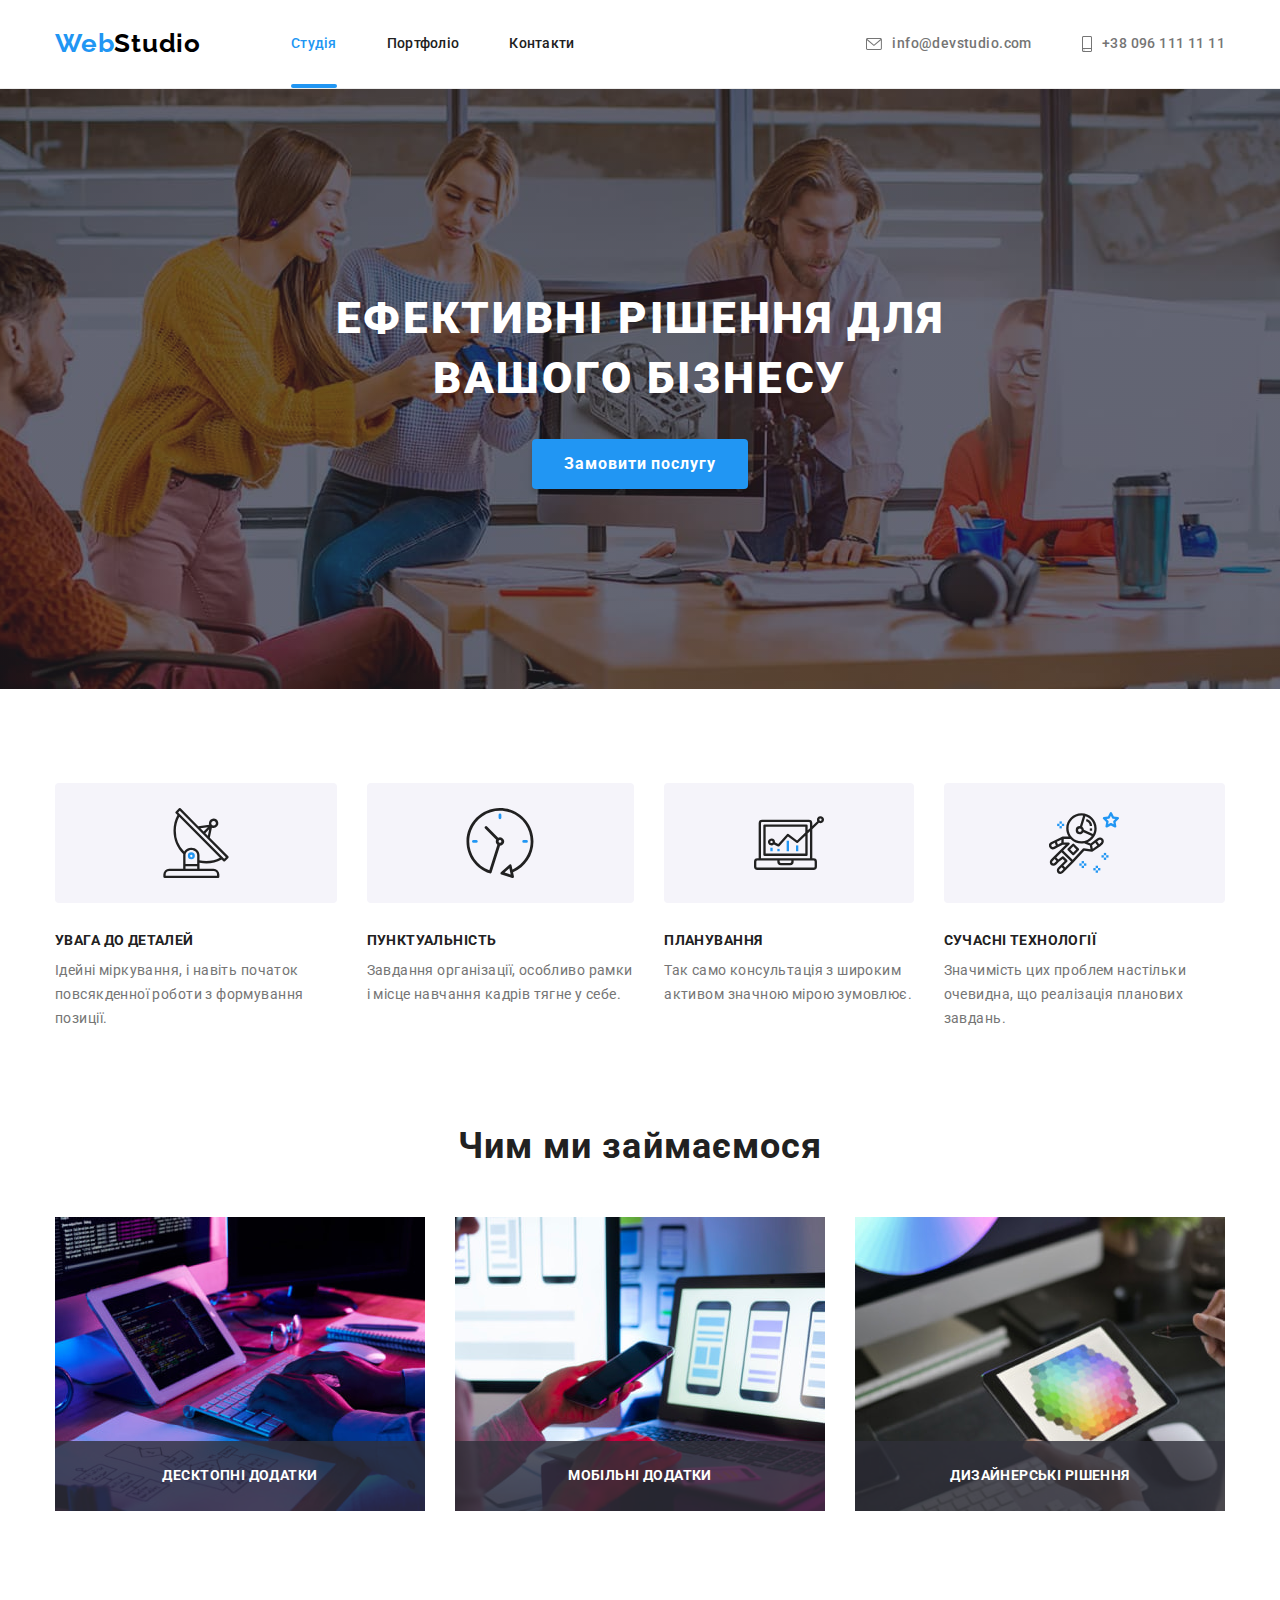
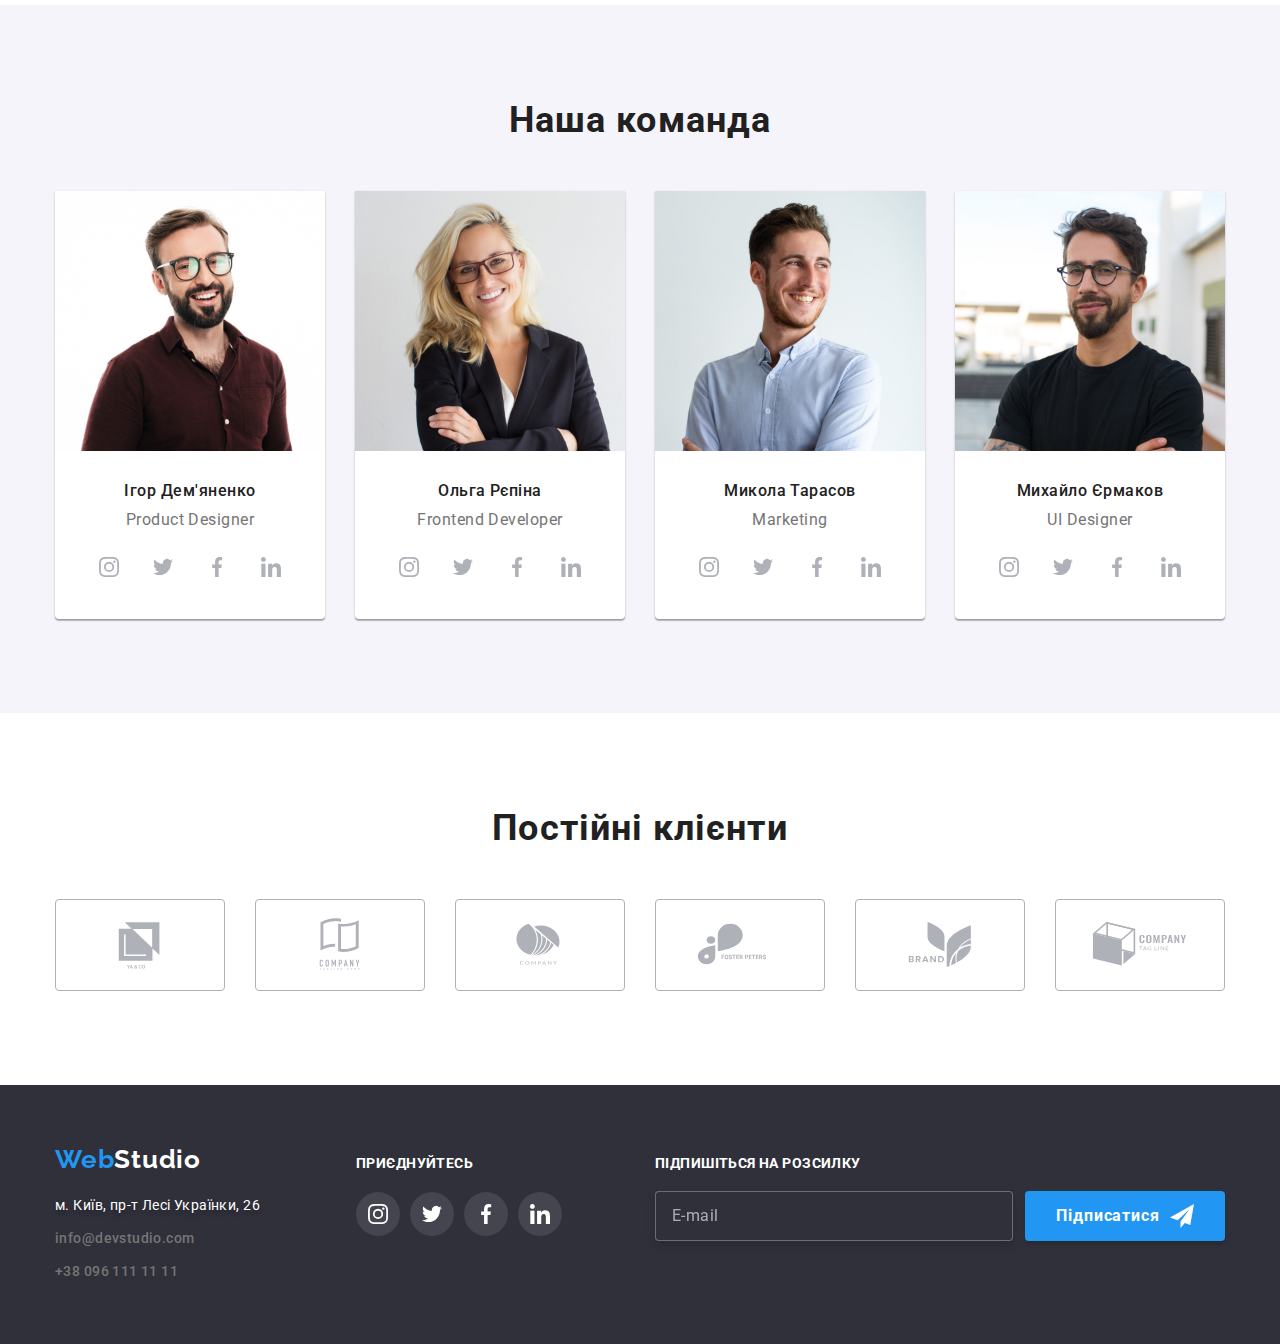
<file: index.html>
<!DOCTYPE html>
<html lang="uk">
  <head>
    <meta charset="UTF-8" />
    <meta http-equiv="X-UA-Compatible" content="IE=edge" />
    <meta name="viewport" content="width=device-width, initial-scale=1.0" />
    <link rel="preconnect" href="https://fonts.googleapis.com" />
    <link rel="preconnect" href="https://fonts.gstatic.com" crossorigin />
    <link
      href="https://fonts.googleapis.com/css2?family=Raleway:wght@700&family=Roboto:wght@400;500;700;900&display=swap"
      rel="stylesheet"
    />
    <link
      rel="stylesheet"
      href="https://cdnjs.cloudflare.com/ajax/libs/modern-normalize/1.1.0/modern-normalize.min.css"
    />
    <link rel="stylesheet" href="./css/styles.css" />
    <title>Студія</title>
  </head>

  <body>
    <header class="header">
      <div class="container">
        <a href="./index.html" lang="en" class="logo-header">
          <span class="logo-start">Web</span><span class="logo-top">Studio</span>
        </a>
        <nav>
          <ul class="list">
            <li class="list-nav-item">
              <a href="./index.html" class="link-nav active">Студія</a>
            </li>
            <li class="list-nav-item">
              <a href="./portfolio.html" class="link-nav">Портфоліо</a>
            </li>
            <li class="list-nav-item">
              <a href="#contact" class="link-nav">Контакти</a>
            </li>
          </ul>
        </nav>
        <ul class="list contact">
          <li class="list-contact-item">
            <a href="mailto:info@devstudio.com" class="link-contact-header">
              <svg class="envelope">
                <use href="./images/icons.svg#envelope"></use>
              </svg>
              info@devstudio.com</a
            >
          </li>
          <li class="list-contact-item">
            <a href="tel:+380961111111" class="link-contact-header">
              <svg class="smartphone">
                <use href="./images/icons.svg#smartphone"></use>
              </svg>
              +38 096 111 11 11</a
            >
          </li>
        </ul>
      </div>
    </header>
    <main>
      <section class="hero">
        <div class="container">
          <h1 class="index-hero">
            Ефективні рішення для<br />
            вашого бізнесу
          </h1>
          <button type="button" class="button-hero" data-modal-open>Замовити послугу</button>
        </div>
      </section>
      <section class="section">
        <div class="container">
          <h2 class="visually-hidden">Особливості</h2>
          <ul class="list">
            <li class="list-specifity-item">
              <div class="specifity-icon-bg">
                <svg class="specifity-icon">
                  <use href="./images/icons.svg#antenna"></use>
                </svg>
              </div>
              <h3 class="about-heading-specifity">УВАГА ДО ДЕТАЛЕЙ</h3>
              <p class="about-text">
                Ідейні міркування, і навіть початок повсякденної роботи з формування позиції.
              </p>
            </li>
            <li class="list-specifity-item">
              <div class="specifity-icon-bg">
                <svg class="specifity-icon">
                  <use href="./images/icons.svg#clock"></use>
                </svg>
              </div>
              <h3 class="about-heading-specifity">ПУНКТУАЛЬНІСТЬ</h3>
              <p class="about-text">
                Завдання організації, особливо рамки і місце навчання кадрів тягне у себе.
              </p>
            </li>
            <li class="list-specifity-item">
              <div class="specifity-icon-bg">
                <svg class="specifity-icon">
                  <use href="./images/icons.svg#diagram"></use>
                </svg>
              </div>
              <h3 class="about-heading-specifity">ПЛАНУВАННЯ</h3>
              <p class="about-text">
                Так само консультація з широким активом значною мірою зумовлює.
              </p>
            </li>
            <li class="list-specifity-item">
              <div class="specifity-icon-bg">
                <svg class="specifity-icon">
                  <use href="./images/icons.svg#astronaut"></use>
                </svg>
              </div>
              <h3 class="about-heading-specifity">СУЧАСНІ ТЕХНОЛОГІЇ</h3>
              <p class="about-text">
                Значимість цих проблем настільки очевидна, що реалізація планових завдань.
              </p>
            </li>
          </ul>
        </div>
      </section>
      <section class="section about">
        <div class="container">
          <h2 class="heading">Чим ми займаємося</h2>
          <ul class="list">
            <li class="list-about-item">
              <img
                src="./images/img-work1.jpg"
                alt="Програміст працює над кодом"
                width="370"
                height="294"
              />
              <div class="about-overlay">
                <p>десктопні додатки</p>
              </div>
            </li>
            <li class="list-about-item">
              <img
                src="./images/img-work2.jpg"
                alt="Верстальщик працює над веб-макетом"
                width="370"
                height="294"
              />
              <div class="about-overlay">
                <p>Мобільні додатки</p>
              </div>
            </li>
            <li class="list-about-item">
              <img
                src="./images/img-work3.jpg"
                alt="Дизайнер працює з палітрою кольорів"
                width="370"
                height="294"
              />
              <div class="about-overlay">
                <p>Дизайнерські рішення</p>
              </div>
            </li>
          </ul>
        </div>
      </section>
      <section class="section team">
        <div class="container">
          <h2 class="heading">Наша команда</h2>
          <ul class="list">
            <li class="list-team-item">
              <img
                src="./images/img-teammember1.jpg"
                alt="Член команди Ігор Дем'яненко - Product Designer"
                width="270"
                height="260"
              />
              <div class="team-card">
                <h3 class="team-heading-member">Ігор Дем'яненко</h3>
                <p lang="en" class="team-text">Product Designer</p>
                <ul class="social-list">
                  <li class="social-links">
                    <a class="social-link" href="">
                      <svg class="social-icon">
                        <use href="./images/icons.svg#instagram"></use>
                      </svg>
                    </a>
                  </li>
                  <li class="social-links">
                    <a class="social-link" href="">
                      <svg class="social-icon">
                        <use href="./images/icons.svg#twitter"></use>
                      </svg>
                    </a>
                  </li>
                  <li class="social-links">
                    <a class="social-link" href="">
                      <svg class="social-icon">
                        <use href="./images/icons.svg#facebook"></use>
                      </svg>
                    </a>
                  </li>
                  <li class="social-links">
                    <a class="social-link" href="">
                      <svg class="social-icon">
                        <use href="./images/icons.svg#linkedin"></use>
                      </svg>
                    </a>
                  </li>
                </ul>
              </div>
            </li>
            <li class="list-team-item">
              <img
                src="./images/img-teammember2.jpg"
                alt="Член команди Ольга Рєпіна - Frontend Developer"
                width="270"
                height="260"
              />
              <div class="team-card">
                <h3 class="team-heading-member">Ольга Рєпіна</h3>
                <p lang="en" class="team-text">Frontend Developer</p>
                <ul class="social-list">
                  <li class="social-links">
                    <a class="social-link" href="">
                      <svg class="social-icon">
                        <use href="./images/icons.svg#instagram"></use>
                      </svg>
                    </a>
                  </li>
                  <li class="social-links">
                    <a class="social-link" href="">
                      <svg class="social-icon">
                        <use href="./images/icons.svg#twitter"></use>
                      </svg>
                    </a>
                  </li>
                  <li class="social-links">
                    <a class="social-link" href="">
                      <svg class="social-icon">
                        <use href="./images/icons.svg#facebook"></use>
                      </svg>
                    </a>
                  </li>
                  <li class="social-links">
                    <a class="social-link" href="">
                      <svg class="social-icon">
                        <use href="./images/icons.svg#linkedin"></use>
                      </svg>
                    </a>
                  </li>
                </ul>
              </div>
            </li>
            <li class="list-team-item">
              <img
                src="./images/img-teammember3.jpg"
                alt="Член команди Микола Тарасов - Marketing"
                width="270"
                height="260"
              />
              <div class="team-card">
                <h3 class="team-heading-member">Микола Тарасов</h3>
                <p lang="en" class="team-text">Marketing</p>
                <ul class="social-list">
                  <li class="social-links">
                    <a class="social-link" href="">
                      <svg class="social-icon">
                        <use href="./images/icons.svg#instagram"></use>
                      </svg>
                    </a>
                  </li>
                  <li class="social-links">
                    <a class="social-link" href="">
                      <svg class="social-icon">
                        <use href="./images/icons.svg#twitter"></use>
                      </svg>
                    </a>
                  </li>
                  <li class="social-links">
                    <a class="social-link" href="">
                      <svg class="social-icon">
                        <use href="./images/icons.svg#facebook"></use>
                      </svg>
                    </a>
                  </li>
                  <li class="social-links">
                    <a class="social-link" href="">
                      <svg class="social-icon">
                        <use href="./images/icons.svg#linkedin"></use>
                      </svg>
                    </a>
                  </li>
                </ul>
              </div>
            </li>
            <li class="list-team-item">
              <img
                src="./images/img-teammember4.jpg"
                alt="Член команди Михайло Єрмаков - UI Designer"
                width="270"
                height="260"
              />
              <div class="team-card">
                <h3 class="team-heading-member">Михайло Єрмаков</h3>
                <p lang="en" class="team-text">UI Designer</p>
                <ul class="social-list">
                  <li class="social-links">
                    <a class="social-link" href="">
                      <svg class="social-icon">
                        <use href="./images/icons.svg#instagram"></use>
                      </svg>
                    </a>
                  </li>
                  <li class="social-links">
                    <a class="social-link" href="">
                      <svg class="social-icon">
                        <use href="./images/icons.svg#twitter"></use>
                      </svg>
                    </a>
                  </li>
                  <li class="social-links">
                    <a class="social-link" href="">
                      <svg class="social-icon">
                        <use href="./images/icons.svg#facebook"></use>
                      </svg>
                    </a>
                  </li>
                  <li class="social-links">
                    <a class="social-link" href="">
                      <svg class="social-icon">
                        <use href="./images/icons.svg#linkedin"></use>
                      </svg>
                    </a>
                  </li>
                </ul>
              </div>
            </li>
          </ul>
        </div>
      </section>
      <section class="section">
        <div class="container">
          <h2 class="heading">Постійні клієнти</h2>

          <ul class="clients-list">
            <li class="clients-list-item">
              <a class="clients-link" href="">
                <svg class="clients-logo">
                  <use href="./images/icons.svg#client1"></use>
                </svg>
              </a>
            </li>
            <li class="clients-list-item">
              <a class="clients-link" href="">
                <svg class="clients-logo">
                  <use href="./images/icons.svg#client2"></use>
                </svg>
              </a>
            </li>
            <li class="clients-list-item">
              <a class="clients-link" href="">
                <svg class="clients-logo">
                  <use href="./images/icons.svg#client3"></use>
                </svg>
              </a>
            </li>
            <li class="clients-list-item">
              <a class="clients-link" href="">
                <svg class="clients-logo">
                  <use href="./images/icons.svg#client4"></use>
                </svg>
              </a>
            </li>
            <li class="clients-list-item">
              <a class="clients-link" href="">
                <svg class="clients-logo">
                  <use href="./images/icons.svg#client5"></use>
                </svg>
              </a>
            </li>
            <li class="clients-list-item">
              <a class="clients-link" href="">
                <svg class="clients-logo">
                  <use href="./images/icons.svg#client6"></use>
                </svg>
              </a>
            </li>
          </ul>
        </div>
      </section>
    </main>
    <footer class="footer" id="contact">
      <div class="container footer-flex">
        <div class="footer-contact">
          <a href="./index.html" lang="en" class="logo-footer">
            <span class="logo-start">Web</span><span class="logo-bottom">Studio</span>
          </a>
          <address class="footer-address">
            <ul class="list-footer">
              <li class="list-item-footer">
                <a href="https://goo.gl/maps/6sADgCMxTC2w9MVP9" class="link-map"
                  >м. Київ, пр-т Лесі Українки, 26</a
                >
              </li>
              <li class="list-item-footer">
                <a href="mailto:info@devstudio.com" class="link-contact-footer"
                  >info@devstudio.com</a
                >
              </li>
              <li class="list-item-footer">
                <a href="tel:+380961111111" class="link-contact-footer">+38 096 111 11 11</a>
              </li>
            </ul>
          </address>
        </div>
        <div class="footer-socials">
          <h3 class="footer-title">приєднуйтесь</h3>
          <ul class="social-list">
            <li class="social-links">
              <a class="footer-social-link" href="">
                <svg class="social-icon">
                  <use href="./images/icons.svg#instagram"></use>
                </svg>
              </a>
            </li>
            <li class="social-links">
              <a class="footer-social-link" href="">
                <svg class="social-icon">
                  <use href="./images/icons.svg#twitter"></use>
                </svg>
              </a>
            </li>
            <li class="social-links">
              <a class="footer-social-link" href="">
                <svg class="social-icon">
                  <use href="./images/icons.svg#facebook"></use>
                </svg>
              </a>
            </li>
            <li class="social-links">
              <a class="footer-social-link" href="">
                <svg class="social-icon">
                  <use href="./images/icons.svg#linkedin"></use>
                </svg>
              </a>
            </li>
          </ul>
        </div>
        <div class="footer-form">
          <strong class="footer-form-text"> Підпишіться на розсилку</strong>
          <form class="footer-form-sub">
            <label for="subscription">
              <input
                type="email"
                name="subscription"
                id="subscription"
                placeholder="E-mail"
                class="footer-form-input"
              />
            </label>
            <button type="submit" class="footer-form-button">
              Підписатися
              <svg class="footer-form-icon">
                <use href="./images/icons.svg#send"></use>
              </svg>
            </button>
          </form>
        </div>
      </div>
    </footer>

    <div class="backdrop is-hidden" data-modal>
      <div class="modal">
        <form class="form">
          <strong class="form-heading">Залиште свої дані, ми вам передзвонимо</strong>
          <div class="form-field">
            <label for="name" class="form-label"> Ім'я </label>
            <input
              type="text"
              id="name"
              name="name"
              class="form-input"
              minlength="3"
              maxlength="100"
              required
            />
            <svg class="form-icon">
              <use href="./images/icons.svg#person"></use>
            </svg>
          </div>

          <div class="form-field">
            <label for="tel" class="form-label"> Телефон </label>
            <input
              type="tel"
              id="tel"
              name="tel"
              class="form-input"
              minlength="10"
              maxlength="13"
              required
            />
            <svg class="form-icon">
              <use href="./images/icons.svg#phone"></use>
            </svg>
          </div>

          <div class="form-field">
            <label for="email" class="form-label"> Пошта </label>
            <input
              type="email"
              id="email"
              name="email"
              class="form-input"
              minlength="5"
              maxlength="100"
              required
            />
            <svg class="form-icon">
              <use href="./images/icons.svg#email"></use>
            </svg>
          </div>
          <div class="form-field text">
            <label for="comment" class="form-label-comment"> Коментар </label>
            <textarea
              name="comment"
              id="comment"
              rows="6"
              placeholder="Введіть текст"
              class="form-item-comment"
            ></textarea>
          </div>

          <div class="form-checkbox">
            <label for="agreement" class="form-agreement">
              <input type="checkbox" id="agreement" name="agreement" class="form-agreement-item" />
              <svg class="form-icon-check">
                <use href="./images/icons.svg#check"></use>
              </svg>
              <svg class="form-icon-uncheck">
                <use href="./images/icons.svg#uncheck"></use>
              </svg>
              Погоджуюся з розсилкою та приймаю &nbsp;
              <a href="" class="form-agreement-link"> Умови договору</a></label
            >
          </div>

          <div class="form-button">
            <button type="submit" class="form-button-agreement">Відправити</button>
          </div>
        </form>

        <button type="button" class="button-modal" data-modal-close>
          <svg class="close">
            <use href="./images/icons.svg#close"></use>
          </svg>
        </button>
      </div>
    </div>

    <script src="./modal.js"></script>
  </body>
</html>
</file>
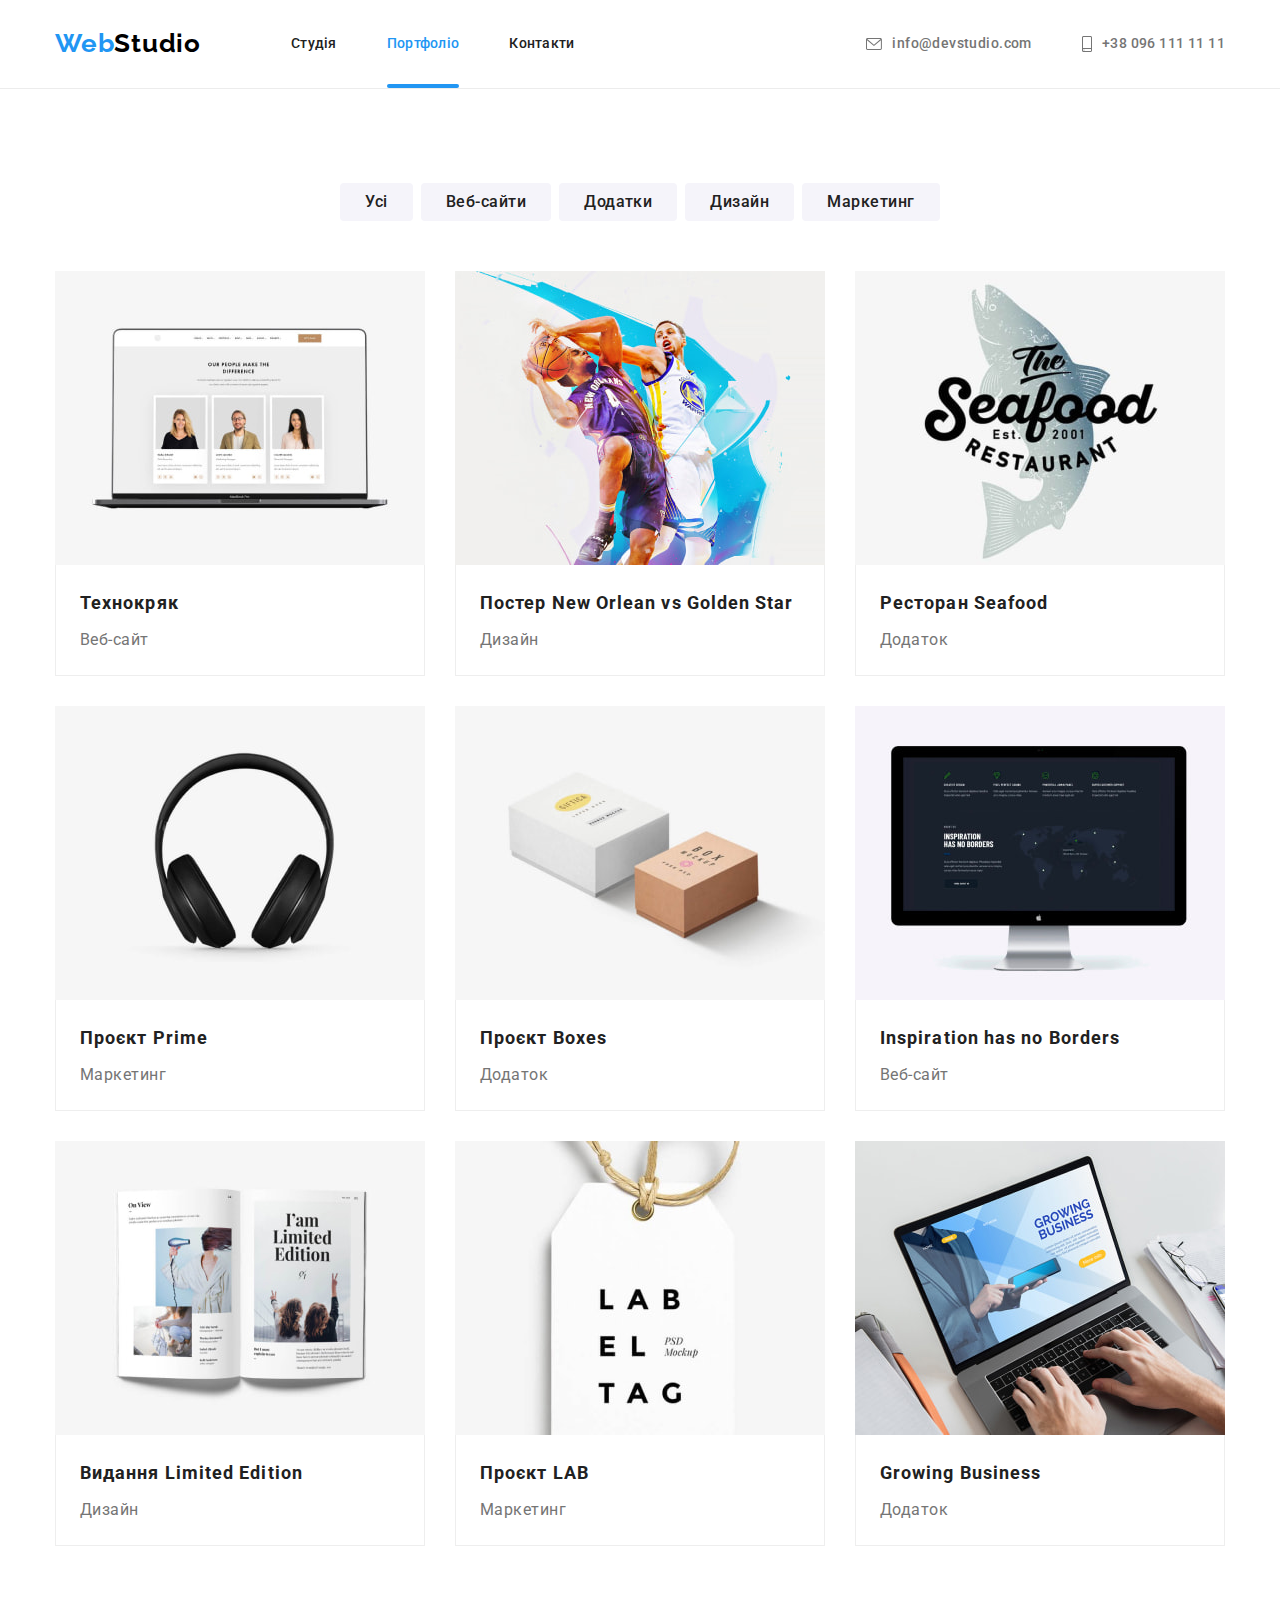
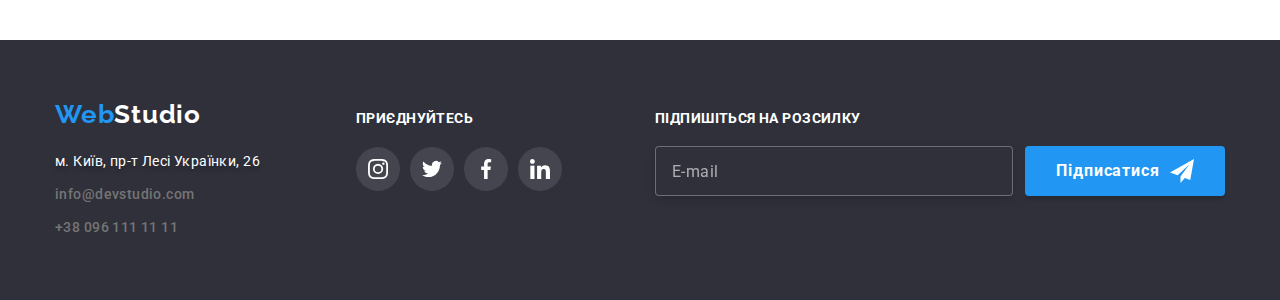
<file: portfolio.html>
<!DOCTYPE html>
<html lang="uk">
  <head>
    <meta charset="UTF-8" />
    <meta http-equiv="X-UA-Compatible" content="IE=edge" />
    <meta name="viewport" content="width=device-width, initial-scale=1.0" />
    <link rel="preconnect" href="https://fonts.googleapis.com" />
    <link rel="preconnect" href="https://fonts.gstatic.com" crossorigin />
    <link
      href="https://fonts.googleapis.com/css2?family=Raleway:wght@700&family=Roboto:wght@400;500;700;900&display=swap"
      rel="stylesheet"
    />
    <link
      href="https://fonts.googleapis.com/css2?family=Raleway:wght@700&family=Roboto:wght@400;500;700;900&display=swap"
      rel="stylesheet"
    />
    <link
      rel="stylesheet"
      href="https://cdnjs.cloudflare.com/ajax/libs/modern-normalize/1.1.0/modern-normalize.min.css"
    />
    <link rel="stylesheet" href="./css/styles.css" />
    <title>Портфоліо</title>
  </head>

  <body>
    <header class="header">
      <div class="container">
        <a href="./index.html" lang="en" class="logo-header">
          <span class="logo-start">Web</span><span class="logo-top">Studio</span>
        </a>
        <nav>
          <ul class="list">
            <li class="list-nav-item">
              <a href="./index.html" class="link-nav">Студія</a>
            </li>
            <li class="list-nav-item">
              <a href="./portfolio.html" class="link-nav active">Портфоліо</a>
            </li>
            <li class="list-nav-item">
              <a href="#contact" class="link-nav">Контакти</a>
            </li>
          </ul>
        </nav>
        <ul class="list contact">
          <li class="list-contact-item">
            <a href="mailto:info@devstudio.com" class="link-contact-header">
              <svg class="envelope">
                <use href="./images/icons.svg#envelope"></use>
              </svg>
              info@devstudio.com</a
            >
          </li>
          <li class="list-contact-item">
            <a href="tel:+380961111111" class="link-contact-header">
              <svg class="smartphone">
                <use href="./images/icons.svg#smartphone"></use>
              </svg>
              +38 096 111 11 11</a
            >
          </li>
        </ul>
      </div>
    </header>

    <main>
      <section class="section portfolio">
        <div class="container">
          <h1 class="visually-hidden">Приклади робіт</h1>
          <ul class="list button">
            <li class="list-button-item">
              <button type="button" class="button-filter">Усі</button>
            </li>
            <li class="list-button-item">
              <button type="button" class="button-filter">Веб-сайти</button>
            </li>
            <li class="list-button-item">
              <button type="button" class="button-filter">Додатки</button>
            </li>
            <li class="list-button-item">
              <button type="button" class="button-filter">Дизайн</button>
            </li>
            <li class="list-button-item">
              <button type="button" class="button-filter">Маркетинг</button>
            </li>
          </ul>
          <ul class="list samples">
            <li class="list-portfolio-item">
              <a href="" class="link-portfolio-item">
                <div class="link-shadow">
                  <div class="link-portfolio-box">
                    <img
                      src="./images/work-sample-1.jpg"
                      alt="Технокряк"
                      width="370"
                      height="294"
                    />
                    <div class="portfolio-item-description">
                      <p>
                        Ресурс пропонує комплексні пропозиції з різним рівнем функціоналу та
                        сервісів. Все це дозволить відвідувачу отримати вичерпні відомості про
                        компанію чи приватну особу.
                      </p>
                    </div>
                  </div>
                  <div class="portfolio-card">
                    <h2 class="portfolio-heading">Технокряк</h2>
                    <p class="portfolio-text">Веб-сайт</p>
                  </div>
                </div>
              </a>
            </li>
            <li class="list-portfolio-item">
              <a href="" class="link-portfolio-item">
                <div class="link-shadow">
                  <div class="link-portfolio-box">
                    <img
                      src="./images/work-sample-2.jpg"
                      alt="Постер New Orlean vs Golden Star"
                      width="370"
                      height="294"
                    />
                    <div class="portfolio-item-description">
                      <p>
                        Ресурс пропонує комплексні пропозиції з різним рівнем функціоналу та
                        сервісів. Все це дозволить відвідувачу отримати вичерпні відомості про
                        компанію чи приватну особу.
                      </p>
                    </div>
                  </div>
                  <div class="portfolio-card">
                    <h2 class="portfolio-heading">Постер New Orlean vs Golden Star</h2>
                    <p class="portfolio-text">Дизайн</p>
                  </div>
                </div>
              </a>
            </li>
            <li class="list-portfolio-item">
              <a href="" class="link-portfolio-item">
                <div class="link-shadow">
                  <div class="link-portfolio-box">
                    <img
                      src="./images/work-sample-3.jpg"
                      alt="Ресторан Seafood"
                      width="370"
                      height="294"
                    />
                    <div class="portfolio-item-description">
                      <p>
                        Ресурс пропонує комплексні пропозиції з різним рівнем функціоналу та
                        сервісів. Все це дозволить відвідувачу отримати вичерпні відомості про
                        компанію чи приватну особу.
                      </p>
                    </div>
                  </div>
                  <div class="portfolio-card">
                    <h2 class="portfolio-heading">Ресторан Seafood</h2>
                    <p class="portfolio-text">Додаток</p>
                  </div>
                </div>
              </a>
            </li>
            <li class="list-portfolio-item">
              <a href="" class="link-portfolio-item">
                <div class="link-shadow">
                  <div class="link-portfolio-box">
                    <img
                      src="./images/work-sample-4.jpg"
                      alt="Проєкт Prime"
                      width="370"
                      height="294"
                    />
                    <div class="portfolio-item-description">
                      <p>
                        Ресурс пропонує комплексні пропозиції з різним рівнем функціоналу та
                        сервісів. Все це дозволить відвідувачу отримати вичерпні відомості про
                        компанію чи приватну особу.
                      </p>
                    </div>
                  </div>
                  <div class="portfolio-card">
                    <h2 class="portfolio-heading">Проєкт Prime</h2>
                    <p class="portfolio-text">Маркетинг</p>
                  </div>
                </div>
              </a>
            </li>

            <li class="list-portfolio-item">
              <a href="" class="link-portfolio-item">
                <div class="link-shadow">
                  <div class="link-portfolio-box">
                    <img
                      src="./images/work-sample-5.jpg"
                      alt="Проєкт Boxes"
                      width="370"
                      height="294"
                    />
                    <div class="portfolio-item-description">
                      <p>
                        Ресурс пропонує комплексні пропозиції з різним рівнем функціоналу та
                        сервісів. Все це дозволить відвідувачу отримати вичерпні відомості про
                        компанію чи приватну особу.
                      </p>
                    </div>
                  </div>
                  <div class="portfolio-card">
                    <h2 class="portfolio-heading">Проєкт Boxes</h2>
                    <p class="portfolio-text">Додаток</p>
                  </div>
                </div>
              </a>
            </li>

            <li class="list-portfolio-item">
              <a href="" class="link-portfolio-item">
                <div class="link-shadow">
                  <div class="link-portfolio-box">
                    <img
                      src="./images/work-sample-6.jpg"
                      alt="Inspiration has no Borders"
                      width="370"
                      height="294"
                    />
                    <div class="portfolio-item-description">
                      <p>
                        Ресурс пропонує комплексні пропозиції з різним рівнем функціоналу та
                        сервісів. Все це дозволить відвідувачу отримати вичерпні відомості про
                        компанію чи приватну особу.
                      </p>
                    </div>
                  </div>
                  <div class="portfolio-card">
                    <h2 class="portfolio-heading">Inspiration has no Borders</h2>
                    <p class="portfolio-text">Веб-сайт</p>
                  </div>
                </div>
              </a>
            </li>

            <li class="list-portfolio-item">
              <a href="" class="link-portfolio-item">
                <div class="link-shadow">
                  <div class="link-portfolio-box">
                    <img
                      src="./images/work-sample-7.jpg"
                      alt="Видання Limited Edition"
                      width="370"
                      height="294"
                    />
                    <div class="portfolio-item-description">
                      <p>
                        Ресурс пропонує комплексні пропозиції з різним рівнем функціоналу та
                        сервісів. Все це дозволить відвідувачу отримати вичерпні відомості про
                        компанію чи приватну особу.
                      </p>
                    </div>
                  </div>
                  <div class="portfolio-card">
                    <h2 class="portfolio-heading">Видання Limited Edition</h2>
                    <p class="portfolio-text">Дизайн</p>
                  </div>
                </div>
              </a>
            </li>

            <li class="list-portfolio-item">
              <a href="" class="link-portfolio-item">
                <div class="link-shadow">
                  <div class="link-portfolio-box">
                    <img
                      src="./images/work-sample-8.jpg"
                      alt="Проєкт LAB"
                      width="370"
                      height="294"
                    />
                    <div class="portfolio-item-description">
                      <p>
                        Ресурс пропонує комплексні пропозиції з різним рівнем функціоналу та
                        сервісів. Все це дозволить відвідувачу отримати вичерпні відомості про
                        компанію чи приватну особу.
                      </p>
                    </div>
                  </div>
                  <div class="portfolio-card">
                    <h2 class="portfolio-heading">Проєкт LAB</h2>
                    <p class="portfolio-text">Маркетинг</p>
                  </div>
                </div>
              </a>
            </li>

            <li class="list-portfolio-item">
              <a href="" class="link-portfolio-item">
                <div class="link-shadow">
                  <div class="link-portfolio-box">
                    <img
                      src="./images/work-sample-9.jpg"
                      alt="Growing Business"
                      width="370"
                      height="294"
                    />
                    <div class="portfolio-item-description">
                      <p>
                        Ресурс пропонує комплексні пропозиції з різним рівнем функціоналу та
                        сервісів. Все це дозволить відвідувачу отримати вичерпні відомості про
                        компанію чи приватну особу.
                      </p>
                    </div>
                  </div>
                  <div class="portfolio-card">
                    <h2 class="portfolio-heading">Growing Business</h2>
                    <p class="portfolio-text">Додаток</p>
                  </div>
                </div>
              </a>
            </li>
          </ul>
        </div>
      </section>
    </main>

    <footer class="footer" id="contact">
      <div class="container footer-flex">
        <div class="footer-contact">
          <a href="./index.html" lang="en" class="logo-footer">
            <span class="logo-start">Web</span><span class="logo-bottom">Studio</span>
          </a>
          <address class="footer-address">
            <ul class="list-footer">
              <li class="list-item-footer">
                <a href="https://goo.gl/maps/6sADgCMxTC2w9MVP9" class="link-map"
                  >м. Київ, пр-т Лесі Українки, 26</a
                >
              </li>
              <li class="list-item-footer">
                <a href="mailto:info@devstudio.com" class="link-contact-footer"
                  >info@devstudio.com</a
                >
              </li>
              <li class="list-item-footer">
                <a href="tel:+380961111111" class="link-contact-footer">+38 096 111 11 11</a>
              </li>
            </ul>
          </address>
        </div>
        <div class="footer-socials">
          <h3 class="footer-title">приєднуйтесь</h3>
          <ul class="social-list">
            <li class="social-links">
              <a class="footer-social-link" href="">
                <svg class="social-icon">
                  <use href="./images/icons.svg#instagram"></use>
                </svg>
              </a>
            </li>
            <li class="social-links">
              <a class="footer-social-link" href="">
                <svg class="social-icon">
                  <use href="./images/icons.svg#twitter"></use>
                </svg>
              </a>
            </li>
            <li class="social-links">
              <a class="footer-social-link" href="">
                <svg class="social-icon">
                  <use href="./images/icons.svg#facebook"></use>
                </svg>
              </a>
            </li>
            <li class="social-links">
              <a class="footer-social-link" href="">
                <svg class="social-icon">
                  <use href="./images/icons.svg#linkedin"></use>
                </svg>
              </a>
            </li>
          </ul>
        </div>
        <div class="footer-form">
          <strong class="footer-form-text"> Підпишіться на розсилку</strong>
          <form class="footer-form-sub">
            <label for="subscription">
              <input
                type="email"
                name="subscription"
                id="subscription"
                placeholder="E-mail"
                class="footer-form-input"
              />
            </label>
            <button type="submit" class="footer-form-button">
              Підписатися
              <svg class="footer-form-icon">
                <use href="./images/icons.svg#send"></use>
              </svg>
            </button>
          </form>
        </div>
      </div>
    </footer>
  </body>
</html>
</file>
<file: css/styles.css>
:root {
  --brand-color: #2196f3;
  --bg-main-color: #ffffff;
  --bg-add-color: #2f303a;
  --color-hd: #212121;
  --color-add-txt: #757575;
  --color-add-hd: #ffffff;
  --color-team: #f5f4fa;
  --color-icon: rgba(255, 255, 255, 0.1);
  --color-icon-logo: #afb1b8;
  --color-pf-border: #eeeeee;
  --btn-color: #188ce8;
  --timing-function: cubic-bezier(0.4, 0, 0.2, 1);
}

body {
  font-family: 'Roboto', 'Raleway', sans-serif;
  color: var(--color-hd);
}

img {
  display: block;
  max-width: 100%;
  height: auto;
}

h1,
h2,
h3,
h4,
h5,
h6,
p {
  margin: 0;
}

ul,
ol {
  list-style: none;
  padding: 0;
  margin: 0;
}

.container {
  width: 1200px;
  margin: 0 auto;
  padding: 0 15px;
}

.section {
  padding-top: 94px;
  padding-bottom: 94px;
}

.link-nav {
  position: relative;

  font-weight: 500;
  font-size: 14px;
  line-height: 1.14;
  letter-spacing: 0.02em;
  text-decoration: none;
  color: var(--color-hd);

  display: block;
  padding: 32px 0;

  transition: color 250ms var(--timing-function);
}

.link-nav:hover,
.link-nav:focus,
.link-nav.active {
  color: var(--brand-color);
}

.link-nav::after {
  content: '';
  display: block;
  position: absolute;

  height: 4px;
  width: 100%;
  top: 80px;

  border-bottom: 4px var(--brand-color);
  border-radius: 2px;

  transition: background-color 250ms var(--timing-function);
}

.link-nav:hover::after,
.link-nav:focus::after,
.link-nav.active::after {
  background-color: var(--brand-color);
}

.list-nav-item:not(:last-child) {
  margin-right: 50px;
}

.list-contact-item:last-child {
  margin-left: 50px;
}

.list.contact {
  margin-left: auto;
}

.button-filter {
  cursor: pointer;

  font-weight: 500;
  font-size: 16px;
  line-height: 1.62;
  text-align: center;
  letter-spacing: 0.03em;

  color: var(--color-hd);
  background-color: var(--color-team);

  border: none;
  border-radius: 4px;

  padding: 6px 25px;

  transition: background-color 250ms var(--timing-function), color 250ms var(--timing-function),
    box-shadow 250ms var(--timing-function);
}

.button-filter:hover,
.button-filter:focus {
  background-color: var(--brand-color);
  color: var(--color-add-hd);
  box-shadow: 0px 3px 1px rgba(0, 0, 0, 0.1), 0px 1px 2px rgba(0, 0, 0, 0.08),
    0px 2px 2px rgba(0, 0, 0, 0.12);
}

.button-filter:active {
  color: var(--bg-main-color);
}

.link-contact-footer,
.link-contact-header {
  display: flex;
  align-items: center;

  color: var(--color-add-txt);
  fill: var(--color-add-txt);

  font-weight: 500;
  font-size: 14px;
  line-height: 1.71;
  letter-spacing: 0.03em;

  text-decoration: none;

  transition: color 250ms var(--timing-function), fill 250ms var(--timing-function);
}

.link-contact-header:hover,
.link-contact-header:focus {
  color: var(--brand-color);
  fill: var(--brand-color);
}

.link-contact-header {
  padding: 32px 0;
}

.link-contact-footer:hover,
.link-contact-footer:focus {
  color: var(--brand-color);
}

.link-map {
  color: var(--color-add-hd);
  text-shadow: 0px 4px 4px rgba(0, 0, 0, 0.25);
  font-size: 14px;
  line-height: 1.71;
  letter-spacing: 0.03em;
  text-decoration: none;
}

.footer {
  background-color: var(--bg-add-color);
}

.footer-address {
  font-style: normal;
  margin-top: 20px;
}

.logo-footer,
.logo-header {
  font-family: 'Raleway';
  font-weight: 700;
  font-size: 26px;
  line-height: 1.14;
  letter-spacing: 0.03em;
  text-decoration: none;
}

.logo-header {
  margin-right: 90px;
}

.logo-start {
  color: var(--brand-color);
}

.logo-top {
  color: #000000;
}

.logo-bottom {
  color: var(--bg-main-color);
}

.header {
  background-color: var(--bg-main-color);
  border-bottom: 1px solid #ececec;
}

.header > .container {
  display: flex;
  flex-wrap: nowrap;
  align-items: center;
}

.hero {
  background-color: var(--bg-add-color);
  padding: 200px 0;

  background-image: linear-gradient(rgba(47, 48, 58, 0.4), rgba(47, 48, 58, 0.4)),
    url(../images/top-bg.jpg);
  background-repeat: no-repeat;
  background-size: cover;
  background-position: center;
  max-width: 1600px;
  height: 600px;
  margin-left: auto;
  margin-right: auto;
  padding-top: 200px;
  padding-bottom: 200px;
  text-align: center;
}

.index-hero {
  color: var(--color-add-hd);

  font-weight: 900;
  font-size: 44px;
  line-height: 1.36;
  text-align: center;
  letter-spacing: 0.06em;
  text-transform: uppercase;

  margin-bottom: 30px;
  margin-top: 0;
  padding: 0;
}

.button-hero {
  background-color: var(--brand-color);
  color: var(--color-add-hd);

  font-weight: 700;
  font-size: 16px;
  line-height: 1.88;
  letter-spacing: 0.06em;
  text-align: center;

  padding: 10px 32px;
  border: none;
  border-radius: 4px;
  cursor: pointer;

  box-shadow: 0px 4px 4px rgba(0, 0, 0, 0.15);
}

.hero > .container {
  display: flex;
  align-items: center;
  flex-direction: column;
}

.about-heading-specifity {
  color: var(--color-hd);
  font-weight: 700;
  font-size: 14px;
  line-height: 1.14;
  letter-spacing: 0.03em;
  text-transform: uppercase;

  margin-bottom: 10px;
  margin-top: 30px;
}

.about-heading {
  color: var(--color-hd);
  font-weight: 700;
  font-size: 36px;
  line-height: 1.67;
  text-align: center;
  letter-spacing: 0.03em;
}

.about-text {
  color: var(--color-add-txt);
  font-size: 14px;
  line-height: 1.71;
  letter-spacing: 0.03em;
}

.team {
  background-color: var(--color-team);
}

.heading {
  color: var(--color-hd);

  font-weight: 700;
  font-size: 36px;
  line-height: 1.167;
  text-align: center;
  letter-spacing: 0.03em;

  margin-bottom: 50px;
}

.team-heading-member {
  color: var(--color-hd);
  font-weight: 500;
  font-size: 16px;
  line-height: 1.19;
  text-align: center;
  letter-spacing: 0.03em;

  margin-bottom: 10px;
}

.team-text {
  color: var(--color-add-txt);
  font-size: 16px;
  line-height: 1.19;
  text-align: center;
  letter-spacing: 0.03em;
  margin-bottom: 16px;
}

.list {
  display: flex;
  list-style: none;
}

.list-specifity-item:not(:last-child),
.list-about-item:not(:last-child),
.list-team-item:not(:last-child) {
  margin-right: 30px;
}

.list-about-item {
  position: relative;
}

.list-team-item {
  background-color: var(--color-add-hd);
  box-shadow: 0px 1px 3px rgba(0, 0, 0, 0.12), 0px 1px 1px rgba(0, 0, 0, 0.14),
    0px 2px 1px rgba(0, 0, 0, 0.2);
  border-radius: 0px 0px 4px 4px;
}

.portfolio {
  background-color: var(--bg-main-color);
}

.portfolio-heading {
  color: var(--color-hd);
  font-weight: 700;
  font-size: 18px;
  line-height: 2;
  letter-spacing: 0.06em;

  margin-bottom: 4px;
}

.portfolio-text {
  color: var(--color-add-txt);
  font-size: 16px;
  line-height: 1.888;
  letter-spacing: 0.03em;
}

.list-footer {
  display: flex;
  flex-wrap: wrap;
  align-items: flex-start;
  flex-flow: column wrap;
}

.list.button {
  display: flex;
  flex-wrap: wrap;
  justify-content: center;

  margin-bottom: 50px;
}

.list-button-item:not(:last-child) {
  margin-right: 8px;
}

.list-portfolio-item {
  background-color: var(--bg-main-color);
}

.link-portfolio-item {
  display: block;
  text-decoration: none;
}

.link-shadow {
  display: block;
  box-shadow: none;
  transition: box-shadow 250ms var(--timing-function);
}

.link-portfolio-item:hover .link-shadow,
.link-portfolio-item:focus .link-shadow {
  box-shadow: 0px 1px 1px rgba(0, 0, 0, 0.12), 0px 4px 4px rgba(0, 0, 0, 0.06),
    1px 4px 6px rgba(0, 0, 0, 0.16);
}

.portfolio-item-description {
  opacity: 0;
  position: absolute;
  transform: translateY(100%);
  font-size: 18px;
  line-height: 1.56;
  letter-spacing: 0.03em;

  color: var(--bg-main-color);
  background-color: rgba(33, 150, 243, 0.9);

  top: 0;
  left: 0;
  padding: 63px 24px;

  transition: opacity 250ms var(--timing-function), transform 250ms var(--timing-function);

  overflow: hidden;
}

.link-portfolio-item:hover .portfolio-item-description,
.link-portfolio-item:focus .portfolio-item-description {
  opacity: 1;
  transform: translateY(0);
  overflow: hidden;
}

.link-portfolio-box {
  position: relative;
  overflow: hidden;
}

.list.samples {
  display: flex;
  flex-wrap: wrap;
  gap: 30px;
}

.footer {
  padding-top: 60px;
  padding-bottom: 60px;
}

.list-item-footer:not(:last-child) {
  margin-bottom: 9px;
}

.visually-hidden {
  position: absolute;
  width: 1px;
  height: 1px;
  margin: -1px;
  border: 0;
  padding: 0;

  white-space: nowrap;
  clip-path: inset(100%);
  clip: rect(0 0 0 0);
  overflow: hidden;
}

.heading {
  font-weight: 700;
  font-size: 36px;
  line-height: 1.167;
  text-align: center;
  letter-spacing: 0.03em;

  color: var(--color-hd);

  margin-bottom: 50px;
}

.about {
  padding-top: 0;
}

.team-card {
  padding-top: 30px;
  padding-bottom: 30px;
}

.portfolio-card {
  padding: 20px 24px;
  border: solid var(--color-pf-border);
  border-width: 0 1px 1px 1px;
}

.envelope {
  width: 16px;
  height: 12px;
  margin-right: 10px;
}

.smartphone {
  width: 10px;
  height: 16px;
  margin-right: 10px;
}

.specifity-icon-bg {
  display: flex;
  justify-content: center;
  align-items: center;
  height: 120px;
  background-color: var(--color-team);
  border-radius: 4px;
}

.specifity-icon {
  width: 70px;
  height: 70px;
}

.social-list {
  display: flex;
  list-style: none;
  padding-bottom: 0;
  padding-left: 0;
  justify-content: center;
}

.social-link {
  width: 44px;
  height: 44px;
  display: flex;
  justify-content: center;
  align-items: center;
  background-color: var(--bg-main-color);
  border-radius: 50%;
  fill: var(--color-icon-logo);
  transition: background-color 250ms var(--timing-function), fill 250ms var(--timing-function);
}

.social-link:hover,
.social-link:focus {
  background-color: var(--brand-color);
  fill: var(--bg-main-color);
}

.social-icon {
  width: 20px;
  height: 20px;
}

.social-links:not(:last-child) {
  margin-right: 10px;
}

.footer-contact {
  margin-right: 70px;
  flex-grow: 1;
}

.footer-flex {
  display: flex;
  align-items: baseline;
}

.footer-socials {
  margin-right: 93px;
  /* padding: 15px 0 37px 0; */
}

.footer-social-link {
  display: flex;
  justify-content: center;
  align-items: center;

  background-color: var(--color-icon);
  fill: var(--bg-main-color);
  list-style: none;
  padding: 0;
  margin: 0;

  border-radius: 50%;
  width: 44px;
  height: 44px;

  transition: background-color 250ms var(--timing-function), fill 250ms var(--timing-function);
}

.footer-social-link:hover,
.footer-social-link:focus {
  background-color: var(--brand-color);
  fill: var(--bg-main-color);
}

.footer-title {
  font-weight: 700;
  font-size: 14px;
  line-height: 1.14;
  letter-spacing: 0.03em;
  text-transform: uppercase;
  color: var(--bg-main-color);

  margin-bottom: 20px;
}

.clients-list {
  display: flex;
}

.clients-list-item {
  width: 170px;
  height: 92px;
}

.clients-list-item:not(:last-child) {
  margin-right: 30px;
}

.clients-logo {
  width: 106px;
  height: 60px;
}

.clients-link {
  display: flex;
  justify-content: center;
  align-items: center;

  width: 100%;
  height: 100%;

  fill: var(--color-icon-logo);

  border: 1px solid var(--color-icon-logo);
  border-radius: 4px;

  transition: fill 250ms var(--timing-function);
}

.clients-link:hover,
.clients-link:focus {
  fill: var(--brand-color);
  border: 1px solid var(--brand-color);
}

.about-overlay {
  position: absolute;

  left: 0;
  bottom: 0;
  width: 100%;
  height: 70px;

  font-weight: 700;
  font-size: 14px;
  line-height: 1.14;
  letter-spacing: 0.03em;
  text-transform: uppercase;
  color: var(--color-add-hd);
  background: rgba(47, 48, 58, 0.8);

  display: flex;
  align-items: center;
  justify-content: center;
}

.backdrop {
  position: fixed;
  top: 0px;
  left: 0px;

  height: 100%;
  width: 100%;

  opacity: 1;
  visibility: visible;

  background-color: rgba(0, 0, 0, 0.2);

  transition-property: opacity, visibility;
  transition-duration: 250ms;
  transition-timing-function: var(--timing-function);
}

.backdrop.is-hidden {
  visibility: hidden;
  opacity: 0;
  pointer-events: none;
}

.backdrop.is-hidden .modal {
  transform: translate(-50%, -50%) scale(0.5);
}

.modal {
  position: absolute;
  top: 50%;
  left: 50%;
  transform: translate(-50%, -50%) scale(1);

  min-width: 528px;
  min-height: 581px;
  border-radius: 4px;

  background-color: var(--bg-main-color);
  box-shadow: 0px 1px 3px rgba(0, 0, 0, 0.12), 0px 1px 1px rgba(0, 0, 0, 0.14),
    0px 2px 1px rgba(0, 0, 0, 0.2);

  transition-property: transform;
  transition-duration: 250ms;
  transition-timing-function: var(--timing-function);
}

.button-modal {
  position: absolute;

  display: flex;
  justify-content: center;
  align-items: center;

  width: 30px;
  height: 30px;
  top: 8px;
  right: 8px;

  border-radius: 50%;

  background-color: var(--bg-main-color);
  border: 1px solid rgba(0, 0, 0, 0.1);

  cursor: pointer;

  transition: fill 250ms var(--timing-function);
}

.button-modal:hover,
.button-modal:focus {
  fill: var(--brand-color);
}

.close {
  width: 20px;
  height: 20px;
}

/*  FORMS */

.form {
  display: flex;
  flex-direction: column;
  /* margin: auto 40px; */
  padding: 40px;
}

.form-heading {
  display: block;

  margin-bottom: 12px;

  font-weight: 700;
  font-size: 20px;
  line-height: 1.15;
  text-align: center;
  letter-spacing: 0.03em;

  color: var(--color-hd);
}

.form-field {
  position: relative;
  display: flex;
  flex-direction: column;

  margin-bottom: 10px;
}

.form-label {
  /* position: relative; */

  display: block;
  /* margin-right: auto; */
  margin-bottom: 4px;

  font-size: 12px;
  line-height: calc(14 / 12);
  letter-spacing: 0.01em;

  color: var(--color-add-txt);
}

.form-label-comment {
  display: block;
  /* margin-right: auto; */
  margin-bottom: 4px;

  font-size: 12px;
  line-height: calc(14 / 12);
  letter-spacing: 0.01em;

  color: var(--color-add-txt);
}

.form-input {
  cursor: pointer;

  height: 40px;
  width: auto;

  padding: 12px 42px;

  border: 1px solid rgba(33, 33, 33, 0.2);
  border-radius: 4px;

  transition: border 250ms var(--timing-function);
}

.form-input:focus,
.form-item-comment:focus {
  border: 1px solid var(--brand-color);
  outline: none;
}

.form-field.text {
  margin-bottom: 20px;
}

.form-item-comment {
  width: auto;
  resize: none;

  padding: 16px 12px;

  border: 1px solid rgba(33, 33, 33, 0.2);
  border-radius: 4px;

  transition: border 250ms var(--timing-function);
}

.form-item-comment::placeholder {
  font-size: 12px;
  line-height: calc(14 / 12);
  letter-spacing: 0.01em;

  color: rgba(117, 117, 117, 0.5);
}

.form-checkbox {
  display: flex;
  justify-content: center;
  align-items: center;
  /* position: relative; */

  margin-bottom: 30px;
}

.form-checkbox-icon {
  width: 16px;
  height: 15px;
}

/* .form-icon-check {
  width: 16px;
  height: 15px;
}

.form-icon-uncheck {
  width: 16px;
  height: 15px;
} */

.form-agreement {
  /* position: relative; */

  display: flex;
  justify-content: center;
  align-items: center;

  font-size: 14px;
  line-height: 171%;
  letter-spacing: 0.03em;

  color: var(--color-add-txt);
}

.form-agreement-item {
  /* margin-right: 9px;
  margin-left: 12px; */
  /* opacity: 0; */
  position: absolute;
  width: 1px;
  height: 1px;
  margin: -1px;
  border: 0;
  padding: 0;

  white-space: nowrap;
  clip-path: inset(100%);
  clip: rect(0 0 0 0);
  overflow: hidden;
}

.form-agreement-link {
  font-size: 14px;
  line-height: 171%;

  letter-spacing: 0.03em;
  text-decoration-line: underline;

  color: var(--brand-color);
}

.form-agreement-text {
  display: inline-block;
  /* text-align: center; */
}

.form-button {
  display: flex;
  justify-content: center;
  align-items: center;
}

.form-button-agreement {
  display: flex;
  justify-content: center;
  align-items: center;

  text-align: center;
  letter-spacing: 0.06em;
  color: var(--bg-main-color);

  width: 200px;
  height: 50px;
  /* margin: 30px auto 40px; */
  /* margin-top: 30px; */
  /* margin-left: auto;
  margin-right: auto; */

  font-weight: 700;
  font-size: 16px;
  line-height: 188%;

  background-color: var(--brand-color);
  box-shadow: 0px 4px 4px rgba(0, 0, 0, 0.15);
  border-radius: 4px;
  border: none;

  transition: background-color 250ms var(--timing-function);

  cursor: pointer;
}

.form-button-agreement:hover {
  background-color: var(--btn-color);
}

.form-agreement-item:checked ~ .form-icon-check {
  opacity: 1;
}

.form-agreement-item:checked ~ .form-icon-uncheck {
  opacity: 0;
}

.form-icon-check {
  /* position: absolute;
  top: 4px;
  left: 10px; */

  margin-right: -16px;

  opacity: 0;
  width: 16px;
  height: 15px;

  transition: opacity 250ms var(--timing-function);

  pointer-events: none;
}

.form-icon-uncheck {
  /* position: absolute;
  top: 4px;
  left: 10px; */

  /* order: -1; */

  margin-right: 8px;

  opacity: 1;
  width: 16px;
  height: 15px;

  transition: opacity 250ms var(--timing-function);

  pointer-events: none;
}

.form-icon {
  position: absolute;
  width: 18px;
  height: 18px;

  top: 29px;
  left: 12px;

  transition: fill 250ms var(--timing-function);
}

.form-input:focus-within + .form-icon {
  fill: var(--brand-color);
}

/* .footer-form {
  margin: 23px auto;
} */

.footer-form-sub {
  display: flex;
  align-items: flex-end;
  flex-wrap: nowrap;
}

.footer-form-text {
  display: block;
  margin-bottom: 20px;

  font-weight: 700;
  font-size: 14px;
  line-height: calc(16 / 14);
  letter-spacing: 0.03em;
  text-transform: uppercase;

  color: var(--bg-main-color);
}

.footer-form-button {
  display: flex;
  justify-content: center;
  align-items: center;
  text-align: center;

  margin-left: 12px;

  width: 200px;
  height: 50px;

  background: var(--brand-color);

  font-weight: 700;
  font-size: 16px;
  line-height: 188%;
  letter-spacing: 0.06em;

  color: var(--bg-main-color);

  box-shadow: 0px 4px 4px rgba(0, 0, 0, 0.15);
  border-radius: 4px;
  border: none;

  cursor: pointer;
}

.footer-form-input {
  height: 50px;
  width: 358px;

  /* margin-top: 20px;
  margin-right: 12px; */

  border: 1px solid rgba(255, 255, 255, 0.3);
  filter: drop-shadow(0px 4px 4px rgba(0, 0, 0, 0.15));
  border-radius: 4px;

  background-color: var(--bg-add-color);

  outline: none;
  color: var(--bg-main-color);
  padding: 15px 16px;
}

.footer-form-input::placeholder {
  font-size: 16px;
  line-height: 125%;
  letter-spacing: 0.03em;

  color: rgba(255, 255, 255, 0.6);
}

.footer-form-input:focus {
  border: 1px solid rgba(255, 255, 255, 0.3);
  filter: drop-shadow(0px 4px 4px rgba(0, 0, 0, 0.15));
  border-radius: 4px;
}

.footer-form-icon {
  height: 24px;
  width: 24px;

  margin-left: 10px;

  fill: var(--bg-main-color);
}
</file>
